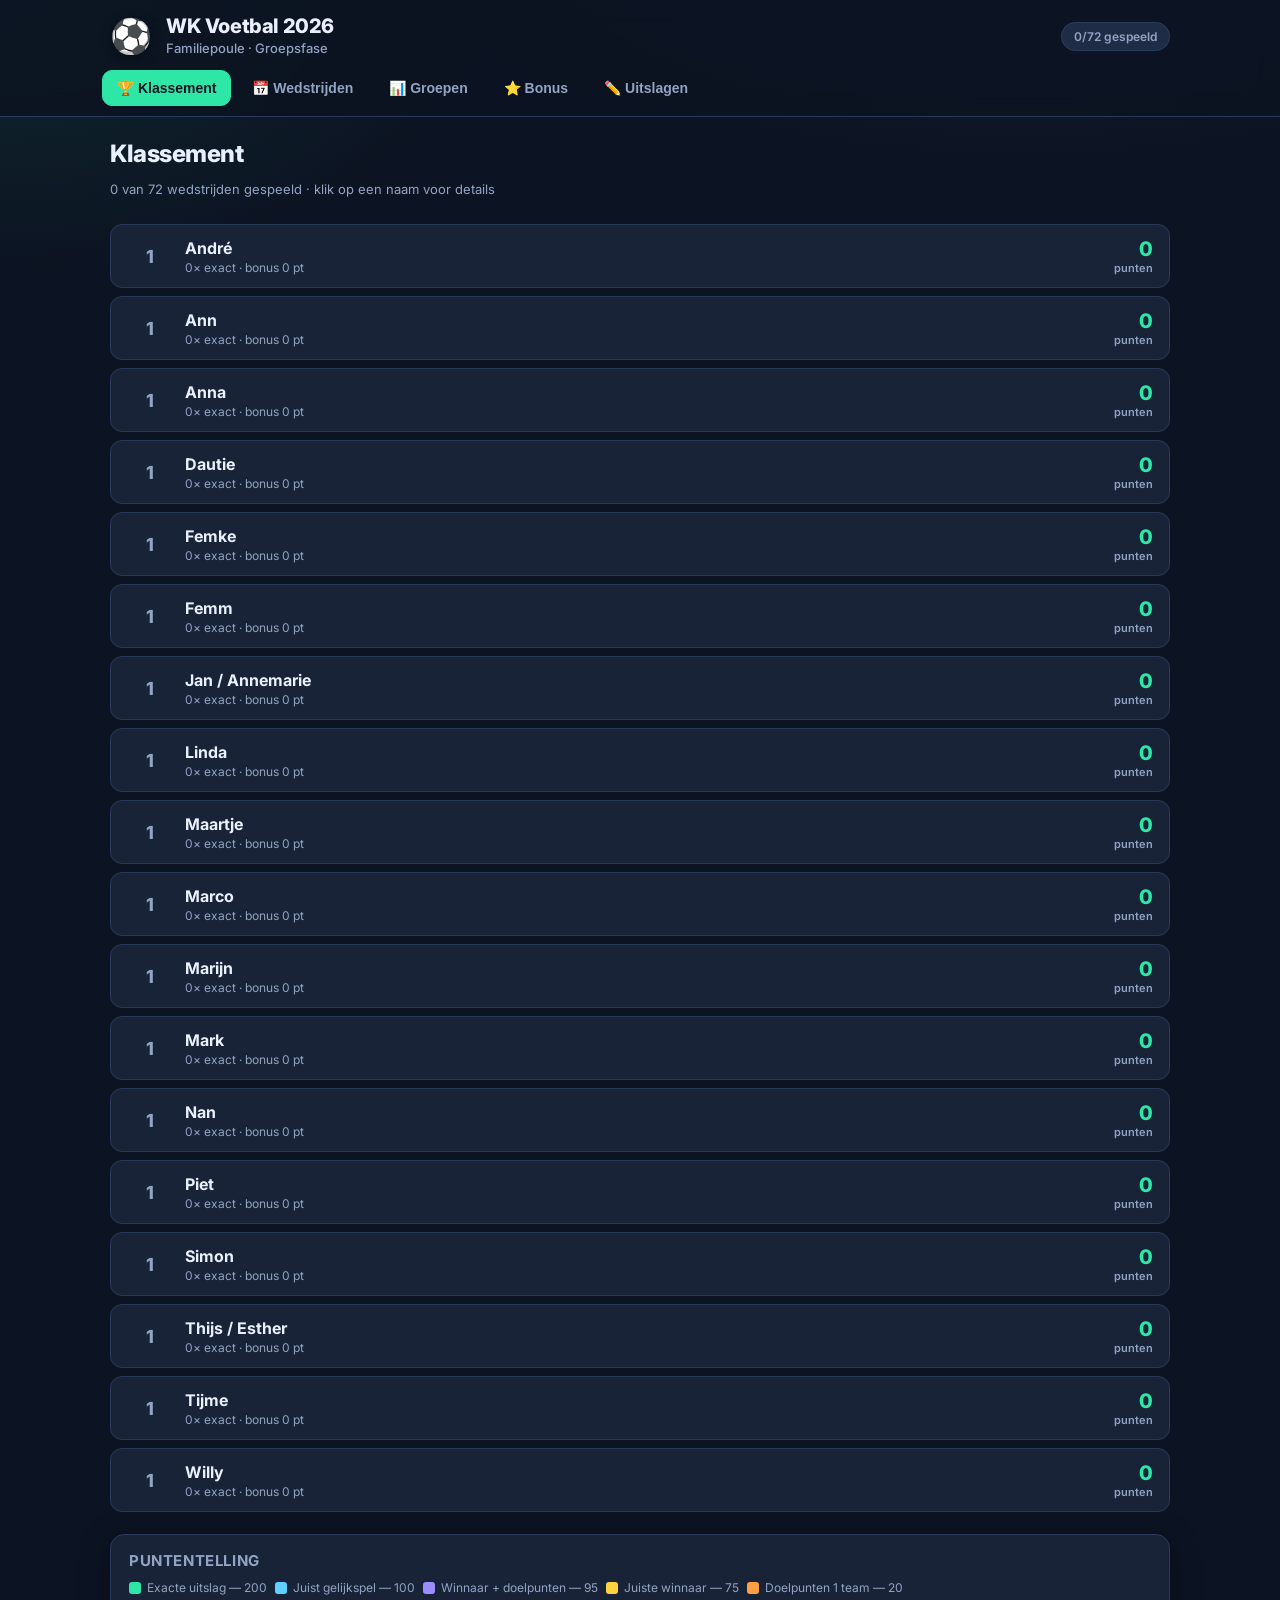
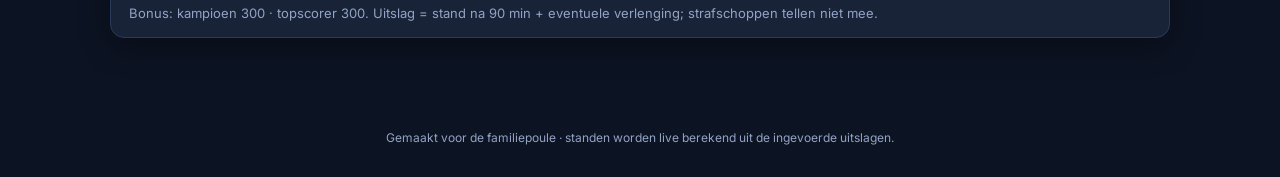
<file: app/index.html>
<!DOCTYPE html>
<html lang="nl">
<head>
  <meta charset="UTF-8" />
  <meta name="viewport" content="width=device-width, initial-scale=1.0" />
  <title>WK Voetbal 2026 — Familiepoule</title>
  <link rel="stylesheet" href="style.css" />
  <link rel="preconnect" href="https://fonts.googleapis.com" />
  <link href="https://fonts.googleapis.com/css2?family=Inter:wght@400;500;600;700;800&display=swap" rel="stylesheet" />
</head>
<body>
  <header class="site-header">
    <div class="header-inner">
      <div class="brand">
        <span class="brand-ball">⚽</span>
        <div>
          <h1>WK Voetbal 2026</h1>
          <p class="subtitle">Familiepoule · Groepsfase</p>
        </div>
      </div>
      <div class="header-meta">
        <span id="updated-badge" class="badge">—</span>
      </div>
    </div>
    <nav class="tabs" id="tabs">
      <button class="tab active" data-tab="klassement">🏆 Klassement</button>
      <button class="tab" data-tab="wedstrijden">📅 Wedstrijden</button>
      <button class="tab" data-tab="groepen">📊 Groepen</button>
      <button class="tab" data-tab="bonus">⭐ Bonus</button>
      <button class="tab" data-tab="invoeren">✏️ Uitslagen</button>
    </nav>
  </header>

  <main id="view"></main>

  <footer class="site-footer">
    <p>Gemaakt voor de familiepoule · standen worden live berekend uit de ingevoerde uitslagen.</p>
  </footer>

  <!-- Detail-overlay voor een deelnemer -->
  <div id="modal" class="modal hidden">
    <div class="modal-backdrop" data-close></div>
    <div class="modal-card">
      <button class="modal-close" data-close>✕</button>
      <div id="modal-content"></div>
    </div>
  </div>

  <script src="bundle.js"></script>
  <script src="scoring.js"></script>
  <script src="app.js"></script>
</body>
</html>
</file>
<file: app/style.css>
:root {
  --bg: #0c1322;
  --bg-2: #121b2e;
  --card: #182338;
  --card-2: #1f2c45;
  --line: #2a3a5a;
  --text: #eaf0fb;
  --muted: #93a3c4;
  --accent: #2ee6a6;       /* groen veld */
  --accent-2: #ffd23f;     /* goud */
  --accent-3: #4f9dff;     /* blauw */
  --bad: #ff6b6b;
  --p200: #2ee6a6;
  --p100: #5fd0ff;
  --p95: #9d8cff;
  --p75: #ffd23f;
  --p20: #ff9f43;
  --radius: 14px;
  --shadow: 0 8px 30px rgba(0,0,0,.35);
}

* { box-sizing: border-box; }
html, body { margin: 0; padding: 0; }
body {
  font-family: 'Inter', system-ui, -apple-system, sans-serif;
  background:
    radial-gradient(1200px 600px at 80% -10%, rgba(79,157,255,.12), transparent 60%),
    radial-gradient(900px 500px at 0% 0%, rgba(46,230,166,.10), transparent 55%),
    var(--bg);
  color: var(--text);
  min-height: 100vh;
  -webkit-font-smoothing: antialiased;
}

/* Header */
.site-header {
  position: sticky; top: 0; z-index: 20;
  background: rgba(12,19,34,.85);
  backdrop-filter: blur(12px);
  border-bottom: 1px solid var(--line);
}
.header-inner {
  max-width: 1100px; margin: 0 auto; padding: 14px 20px;
  display: flex; align-items: center; justify-content: space-between; gap: 16px;
}
.brand { display: flex; align-items: center; gap: 14px; }
.brand-ball { font-size: 34px; filter: drop-shadow(0 2px 6px rgba(0,0,0,.4)); }
.brand h1 { font-size: 20px; margin: 0; font-weight: 800; letter-spacing: -.4px; }
.subtitle { margin: 2px 0 0; color: var(--muted); font-size: 13px; font-weight: 500; }
.badge {
  background: var(--card-2); border: 1px solid var(--line); color: var(--muted);
  padding: 6px 12px; border-radius: 999px; font-size: 12px; font-weight: 600;
}

/* Tabs */
.tabs {
  max-width: 1100px; margin: 0 auto; padding: 0 12px 10px;
  display: flex; gap: 6px; overflow-x: auto;
}
.tab {
  border: 1px solid transparent; background: transparent; color: var(--muted);
  padding: 9px 14px; border-radius: 10px; font-size: 14px; font-weight: 600;
  cursor: pointer; white-space: nowrap; transition: .15s;
}
.tab:hover { color: var(--text); background: var(--card); }
.tab.active { color: var(--bg); background: var(--accent); border-color: var(--accent); }

/* Layout */
main { max-width: 1100px; margin: 0 auto; padding: 22px 20px 60px; }
.site-footer { text-align: center; color: var(--muted); font-size: 12px; padding: 20px; }
.section-title { font-size: 15px; font-weight: 700; color: var(--muted); text-transform: uppercase; letter-spacing: .6px; margin: 26px 0 12px; }
.hint { color: var(--muted); font-size: 13px; }

.card { background: var(--card); border: 1px solid var(--line); border-radius: var(--radius); box-shadow: var(--shadow); }

/* Klassement */
.lb-head { display: flex; align-items: baseline; justify-content: space-between; flex-wrap: wrap; gap: 10px; margin-bottom: 6px; }
.lb-head h2 { margin: 0; font-size: 24px; font-weight: 800; letter-spacing: -.5px; }
.lb-meta { color: var(--muted); font-size: 13px; }

.leaderboard { list-style: none; margin: 14px 0 0; padding: 0; display: flex; flex-direction: column; gap: 8px; }
.lb-row {
  display: grid; grid-template-columns: 46px 1fr auto; align-items: center; gap: 12px;
  background: var(--card); border: 1px solid var(--line); border-radius: 12px;
  padding: 12px 16px; cursor: pointer; transition: .15s;
}
.lb-row:hover { border-color: var(--accent-3); transform: translateY(-1px); }
.lb-rank { font-weight: 800; font-size: 18px; color: var(--muted); text-align: center; }
.lb-row.top1 { border-color: var(--accent-2); background: linear-gradient(90deg, rgba(255,210,63,.10), var(--card) 40%); }
.lb-row.top1 .lb-rank, .lb-row.top2 .lb-rank, .lb-row.top3 .lb-rank { color: var(--accent-2); }
.lb-name { font-weight: 700; font-size: 16px; }
.lb-sub { color: var(--muted); font-size: 12px; margin-top: 2px; }
.lb-points { font-weight: 800; font-size: 20px; color: var(--accent); text-align: right; }
.lb-points small { display:block; font-size: 11px; color: var(--muted); font-weight: 600; }

/* Wedstrijden */
.filters { display: flex; gap: 8px; flex-wrap: wrap; margin-bottom: 14px; }
.chip { border: 1px solid var(--line); background: var(--card); color: var(--muted); padding: 7px 12px; border-radius: 999px; font-size: 13px; font-weight: 600; cursor: pointer; }
.chip.active { background: var(--accent-3); border-color: var(--accent-3); color: #fff; }

.match { background: var(--card); border: 1px solid var(--line); border-radius: 12px; margin-bottom: 10px; overflow: hidden; }
.match-head { display: grid; grid-template-columns: 1fr auto 1fr; align-items: center; gap: 10px; padding: 14px 16px; cursor: pointer; }
.match-team { display: flex; align-items: center; gap: 9px; font-weight: 600; }
.match-team.home { justify-content: flex-end; text-align: right; }
.flag { font-size: 22px; line-height: 1; }
.match-center { text-align: center; min-width: 92px; }
.match-score { font-size: 20px; font-weight: 800; letter-spacing: 1px; }
.match-score.pending { color: var(--muted); font-weight: 700; font-size: 15px; }
.match-date { color: var(--muted); font-size: 11px; margin-top: 3px; }
.grouptag { display:inline-block; background: var(--card-2); border:1px solid var(--line); color: var(--muted); font-size: 10px; font-weight:700; padding: 2px 7px; border-radius: 6px; margin-top: 4px; }

.match-detail { border-top: 1px solid var(--line); padding: 6px 8px 10px; display: none; }
.match.open .match-detail { display: block; }
.pred-grid { display: grid; grid-template-columns: repeat(auto-fill, minmax(150px, 1fr)); gap: 6px; padding: 6px; }
.pred-cell { display: flex; align-items: center; justify-content: space-between; gap: 8px; background: var(--card-2); border: 1px solid var(--line); border-radius: 8px; padding: 7px 10px; font-size: 13px; }
.pred-name { color: var(--text); font-weight: 600; overflow: hidden; text-overflow: ellipsis; white-space: nowrap; }
.pred-val { color: var(--muted); font-variant-numeric: tabular-nums; }
.pts { font-weight: 800; font-size: 12px; padding: 2px 8px; border-radius: 999px; color: #0c1322; min-width: 34px; text-align:center; }
.pts0 { background: var(--card); color: var(--muted); border:1px solid var(--line); }
.pts20 { background: var(--p20); } .pts75 { background: var(--p75); }
.pts95 { background: var(--p95); color:#fff;} .pts100 { background: var(--p100); }
.pts200 { background: var(--p200); }

/* Groepen */
.groups-grid { display: grid; grid-template-columns: repeat(auto-fill, minmax(320px, 1fr)); gap: 14px; }
.group-card { padding: 14px 16px; }
.group-card h3 { margin: 0 0 10px; font-size: 16px; }
table.standings { width: 100%; border-collapse: collapse; font-size: 13px; }
table.standings th { text-align: center; color: var(--muted); font-weight: 600; font-size: 11px; padding: 4px; }
table.standings th.team-col, table.standings td.team-col { text-align: left; }
table.standings td { padding: 6px 4px; text-align: center; border-top: 1px solid var(--line); font-variant-numeric: tabular-nums; }
table.standings tr.qualify td { background: rgba(46,230,166,.06); }
.pos { color: var(--muted); font-weight: 700; }
.pts-col { font-weight: 800; color: var(--accent); }

/* Bonus */
.bonus-cols { display: grid; grid-template-columns: 1fr 1fr; gap: 14px; }
.bonus-card { padding: 16px 18px; }
.bonus-card h3 { margin: 0 0 4px; }
.bonus-result { color: var(--muted); font-size: 13px; margin: 0 0 12px; }
.bonus-list { list-style: none; margin: 0; padding: 0; display: flex; flex-direction: column; gap: 5px; }
.bonus-list li { display: flex; justify-content: space-between; gap: 8px; background: var(--card-2); border:1px solid var(--line); border-radius: 8px; padding: 7px 11px; font-size: 13px; }
.bonus-list li.hit { border-color: var(--accent); }
.bonus-list .who { font-weight: 600; }
.bonus-list .pick { color: var(--muted); }
.bonus-list .pick.win { color: var(--accent); font-weight: 700; }

/* Invoeren */
.entry-row { display: grid; grid-template-columns: 1fr auto 1fr 96px; align-items: center; gap: 10px; padding: 10px 14px; border-bottom: 1px solid var(--line); }
.entry-row:last-child { border-bottom: none; }
.entry-team { font-weight: 600; }
.entry-team.home { text-align: right; }
.score-inputs { display: flex; align-items: center; gap: 6px; justify-content: center; }
.score-inputs input { width: 46px; padding: 8px; text-align: center; font-size: 16px; font-weight: 700;
  background: var(--bg-2); border: 1px solid var(--line); color: var(--text); border-radius: 8px; }
.score-inputs input:focus { outline: none; border-color: var(--accent); }
.score-inputs span { color: var(--muted); }
.entry-status { font-size: 11px; text-align: right; color: var(--muted); }
.entry-status.saved { color: var(--accent); }
.toolbar { display: flex; flex-wrap: wrap; gap: 10px; align-items: center; margin: 14px 0; }
.btn { border: 1px solid var(--line); background: var(--card-2); color: var(--text); padding: 9px 16px; border-radius: 10px; font-weight: 600; font-size: 14px; cursor: pointer; }
.btn.primary { background: var(--accent); color: var(--bg); border-color: var(--accent); }
.btn.danger { color: var(--bad); border-color: var(--bad); }
.btn:hover { filter: brightness(1.08); }
.notice { background: rgba(79,157,255,.10); border: 1px solid var(--accent-3); border-radius: 10px; padding: 12px 16px; font-size: 13px; color: var(--text); margin-bottom: 16px; }

/* Legenda */
.legend { display: flex; flex-wrap: wrap; gap: 8px; margin: 10px 0 0; }
.legend span { font-size: 12px; color: var(--muted); display: flex; align-items: center; gap: 6px; }
.legend i { width: 12px; height: 12px; border-radius: 3px; display: inline-block; }

/* Modal */
.modal { position: fixed; inset: 0; z-index: 50; display: flex; align-items: center; justify-content: center; padding: 20px; }
.modal.hidden { display: none; }
.modal-backdrop { position: absolute; inset: 0; background: rgba(4,8,16,.7); backdrop-filter: blur(3px); }
.modal-card { position: relative; background: var(--bg-2); border: 1px solid var(--line); border-radius: 16px;
  max-width: 720px; width: 100%; max-height: 85vh; overflow: auto; box-shadow: var(--shadow); padding: 24px; }
.modal-close { position: absolute; top: 14px; right: 14px; background: var(--card-2); border: 1px solid var(--line);
  color: var(--text); width: 34px; height: 34px; border-radius: 8px; cursor: pointer; font-size: 14px; }
.modal h2 { margin: 0 0 4px; }
.detail-row { display: grid; grid-template-columns: 1fr auto auto; gap: 10px; align-items: center; padding: 8px 0; border-top: 1px solid var(--line); font-size: 13px; }
.detail-row .dmatch { color: var(--text); }
.detail-row .dpred { color: var(--muted); font-variant-numeric: tabular-nums; }

@media (max-width: 620px) {
  .bonus-cols { grid-template-columns: 1fr; }
  .header-inner { flex-wrap: wrap; }
  .entry-row { grid-template-columns: 1fr auto 1fr; }
  .entry-status { grid-column: 1 / -1; text-align: center; }
  main { padding: 16px 12px 50px; }
}
</file>
